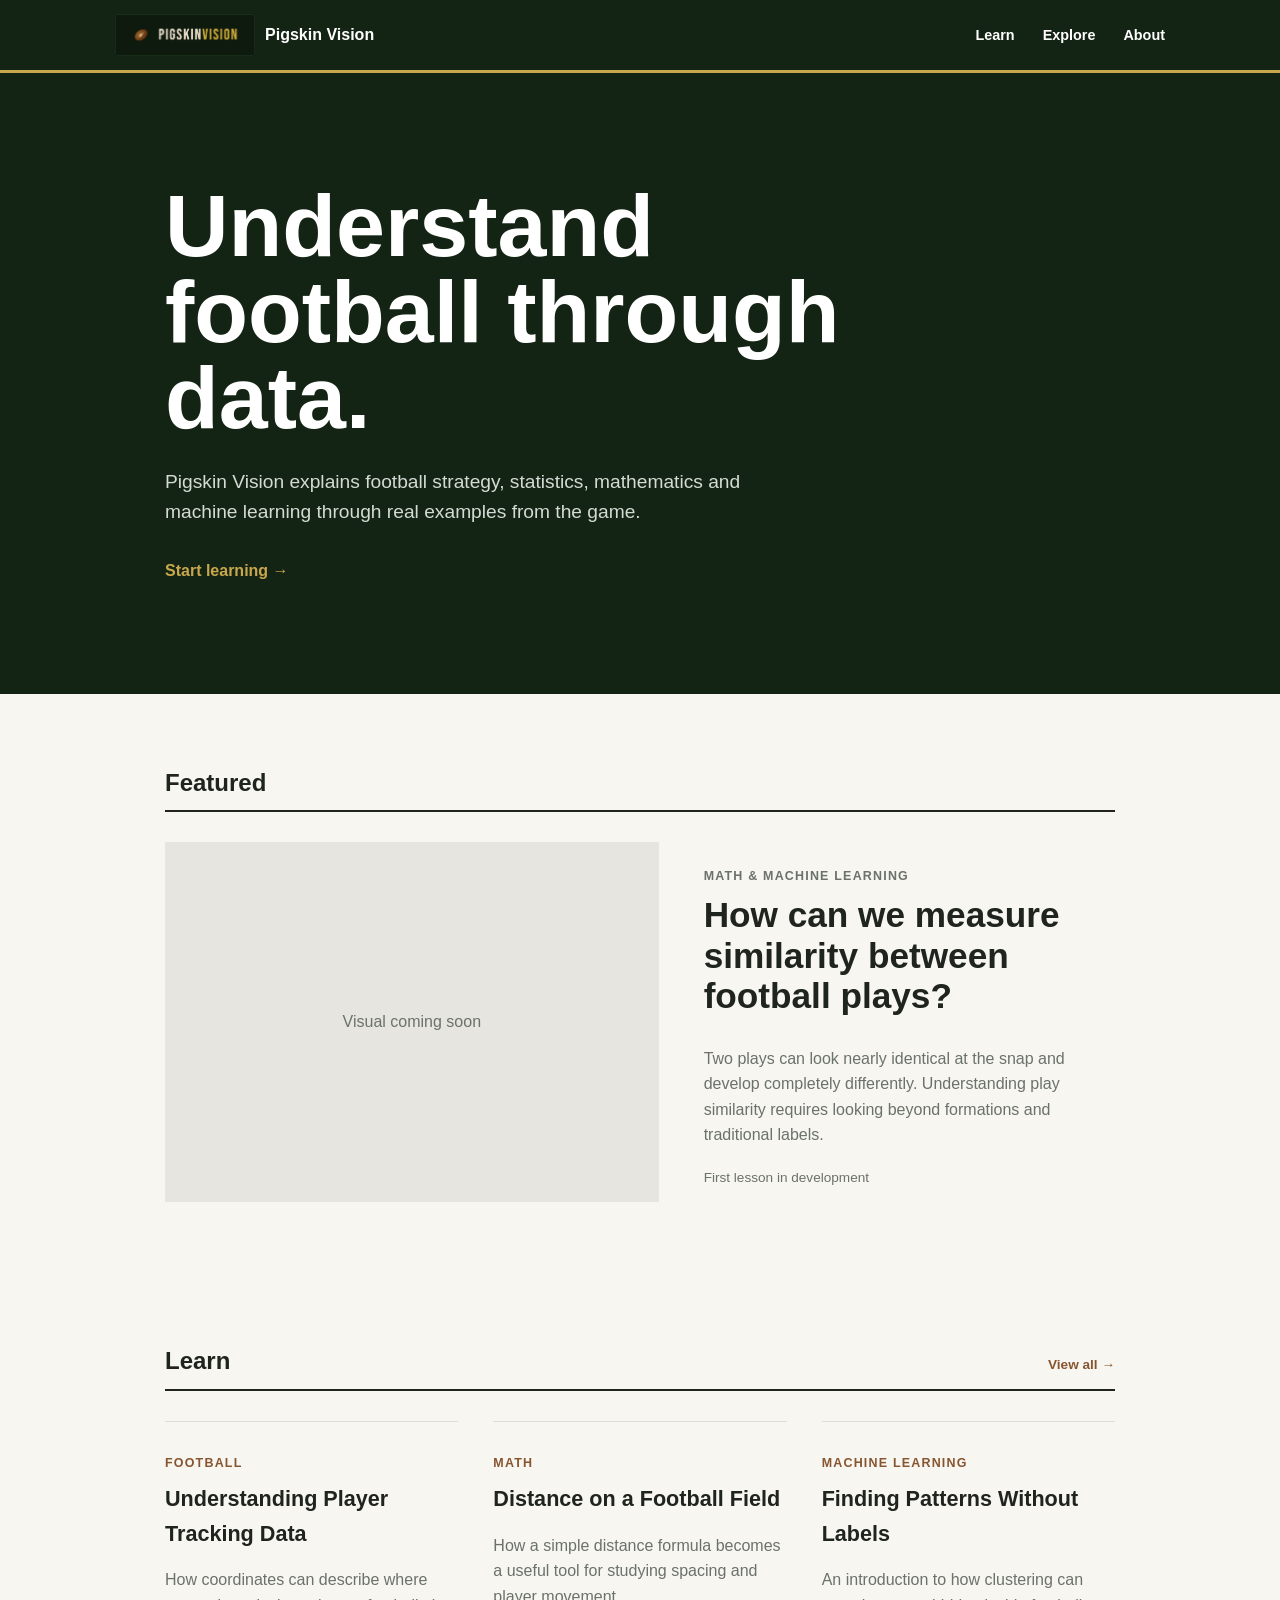
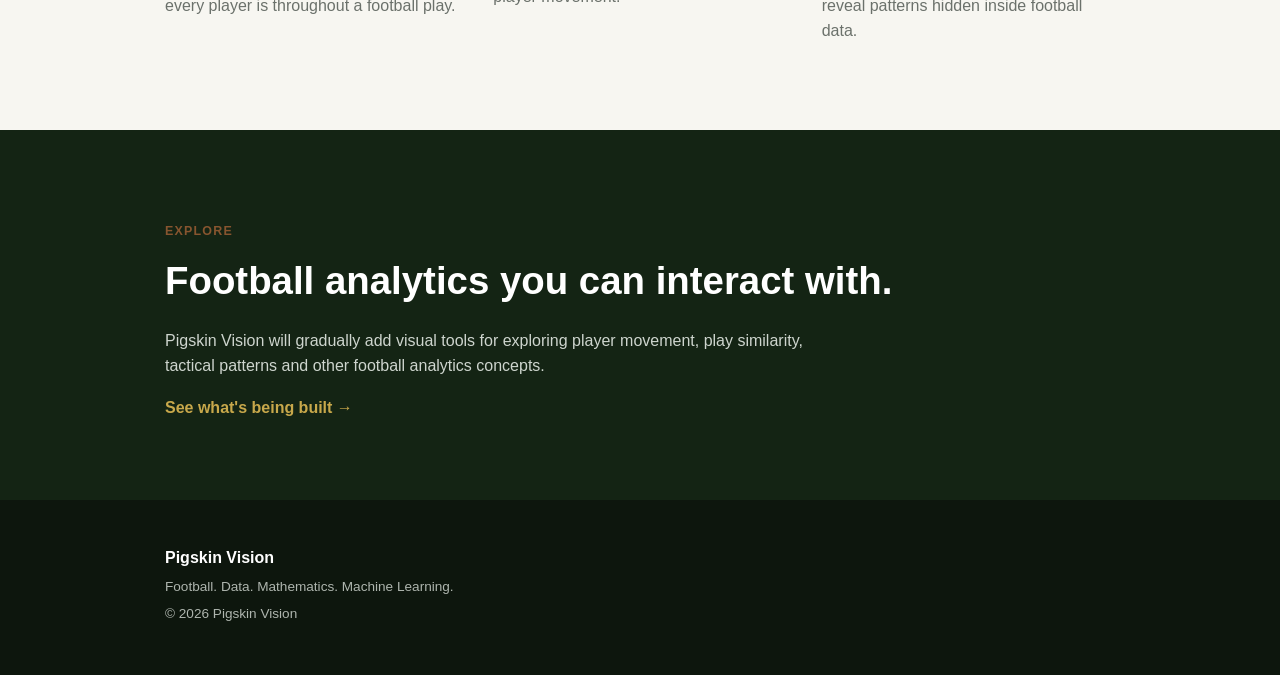
<file: index.html>
<!DOCTYPE html>
<html lang="en">
<head>
    <meta charset="UTF-8">
    <meta name="viewport" content="width=device-width, initial-scale=1.0">

    <title>Pigskin Vision</title>

    <meta
        name="description"
        content="Football strategy and analytics explained through data, mathematics and machine learning."
    >

    <link rel="stylesheet" href="style.css">
</head>

<body>

<header>
    <nav class="nav-container">

        <a href="index.html" class="brand">
            <img src="images/pvlogo.png" alt="Pigskin Vision">
            <span>Pigskin Vision</span>
        </a>

        <ul class="nav-links">
            <li><a href="learn.html">Learn</a></li>
            <li><a href="explore.html">Explore</a></li>
            <li><a href="about.html">About</a></li>
        </ul>

    </nav>
</header>


<main>

    <!-- INTRO -->

    <section class="intro">
        <div class="content">

            <h1>Understand football through data.</h1>

            <p>
                Pigskin Vision explains football strategy, statistics,
                mathematics and machine learning through real examples
                from the game.
            </p>

            <a href="learn.html" class="main-link">
                Start learning →
            </a>

        </div>
    </section>


    <!-- FEATURED -->

    <section class="content-section">

        <div class="section-title">
            <h2>Featured</h2>
        </div>

        <article class="featured-story">

            <div class="featured-visual">
                <span>Visual coming soon</span>
            </div>

            <div class="featured-text">

                <p class="category">Math & Machine Learning</p>

                <h2>
                    How can we measure similarity between football plays?
                </h2>

                <p>
                    Two plays can look nearly identical at the snap and
                    develop completely differently. Understanding play
                    similarity requires looking beyond formations and
                    traditional labels.
                </p>

                <span class="muted">First lesson in development</span>

            </div>

        </article>

    </section>


    <!-- LATEST -->

    <section class="content-section">

        <div class="section-title">
            <h2>Learn</h2>
            <a href="learn.html">View all →</a>
        </div>


        <div class="story-list">

            <article class="story">
                <p class="category">Football</p>

                <h3>Understanding Player Tracking Data</h3>

                <p>
                    How coordinates can describe where every player is
                    throughout a football play.
                </p>
            </article>


            <article class="story">
                <p class="category">Math</p>

                <h3>Distance on a Football Field</h3>

                <p>
                    How a simple distance formula becomes a useful tool
                    for studying spacing and player movement.
                </p>
            </article>


            <article class="story">
                <p class="category">Machine Learning</p>

                <h3>Finding Patterns Without Labels</h3>

                <p>
                    An introduction to how clustering can reveal patterns
                    hidden inside football data.
                </p>
            </article>

        </div>

    </section>


    <!-- EXPLORE -->

    <section class="explore-feature">

        <div class="content">

            <p class="category">Explore</p>

            <h2>Football analytics you can interact with.</h2>

            <p>
                Pigskin Vision will gradually add visual tools for exploring
                player movement, play similarity, tactical patterns and
                other football analytics concepts.
            </p>

            <a href="explore.html" class="light-link">
                See what's being built →
            </a>

        </div>

    </section>

</main>


<footer>

    <div class="footer-content">

        <strong>Pigskin Vision</strong>

        <p>
            Football. Data. Mathematics. Machine Learning.
        </p>

        <p>© 2026 Pigskin Vision</p>

    </div>

</footer>

</body>
</html>
</file>
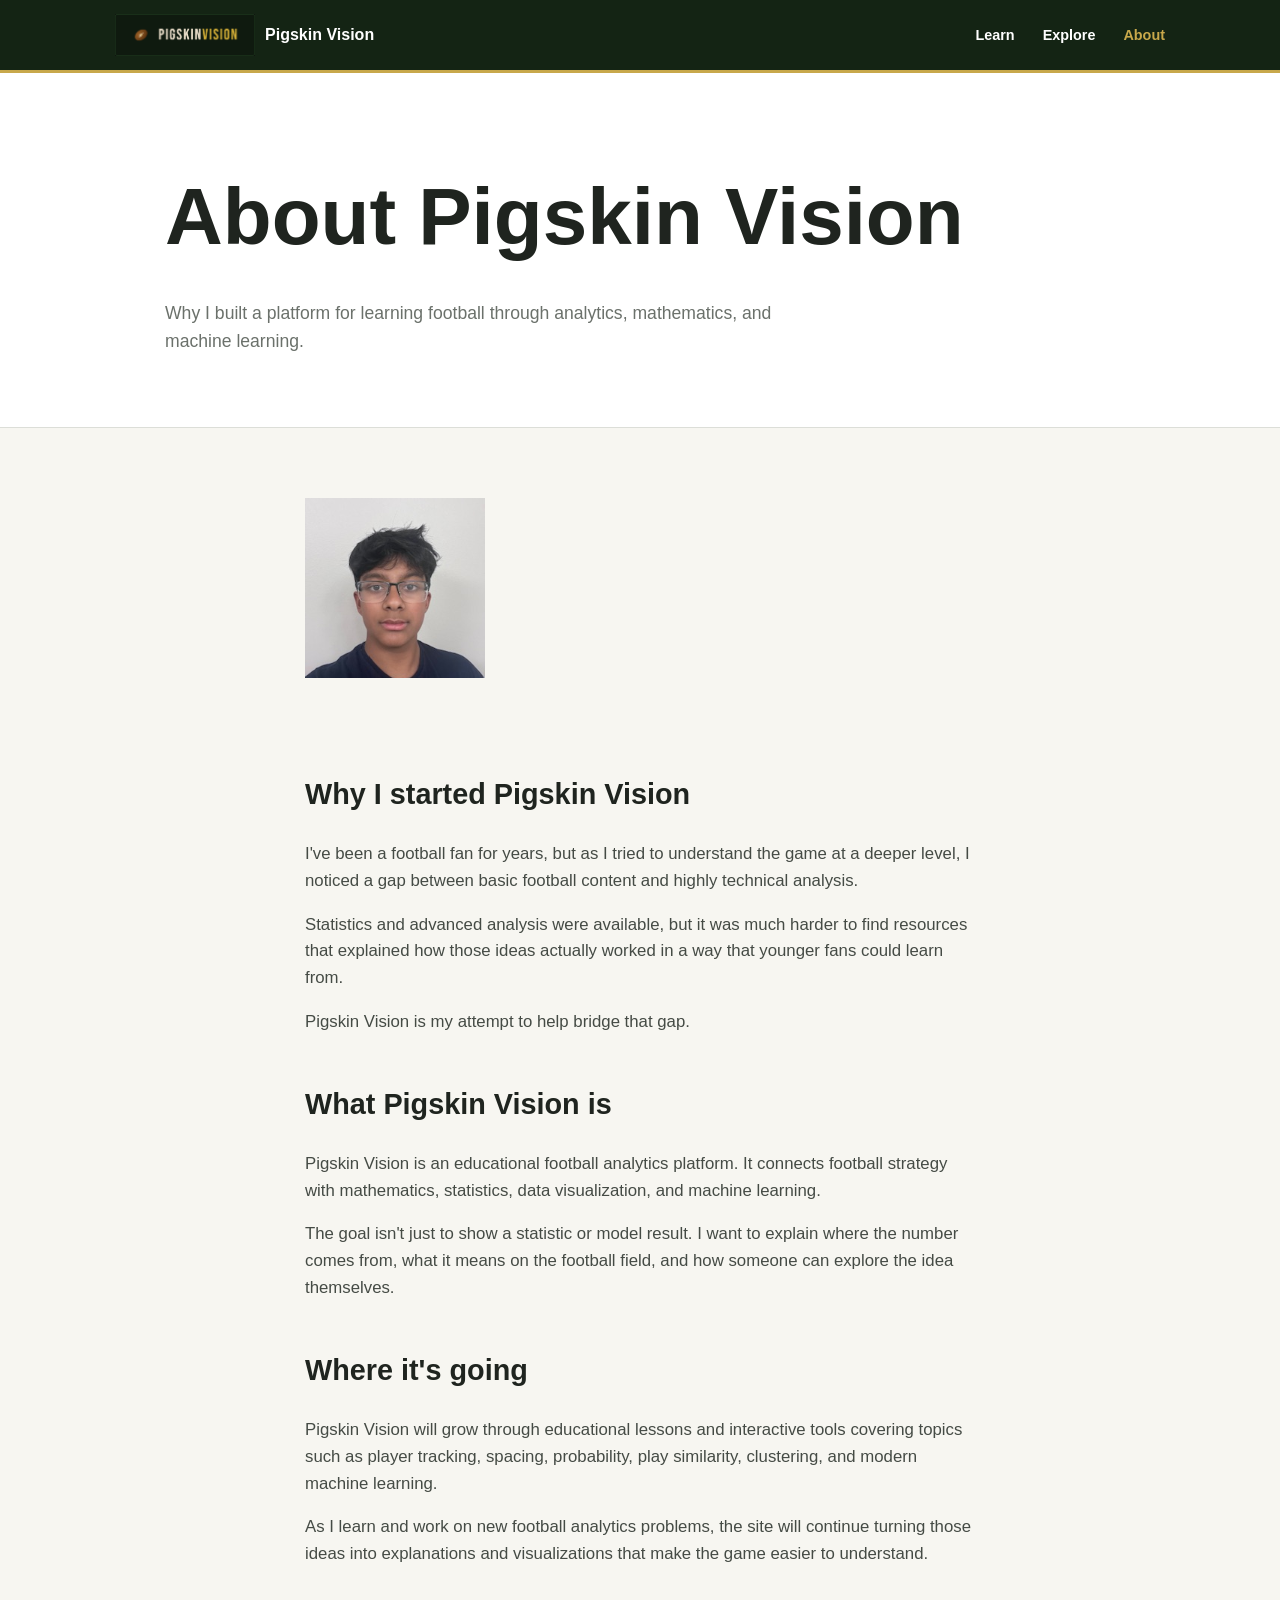
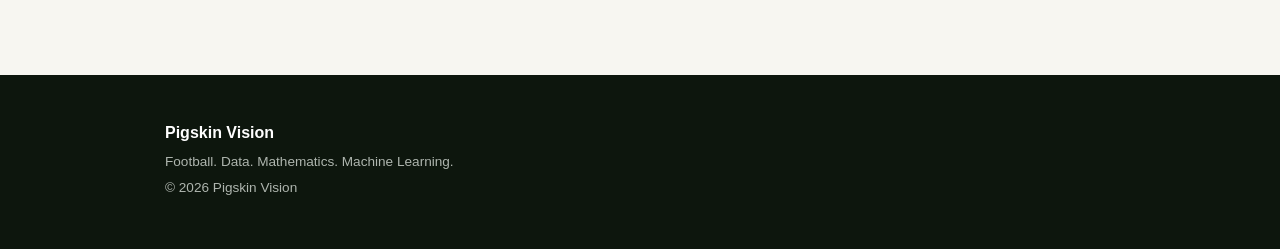
<file: about.html>
<!DOCTYPE html>
<html lang="en">
<head>
    <meta charset="UTF-8">
    <meta name="viewport" content="width=device-width, initial-scale=1.0">

    <title>About | Pigskin Vision</title>

    <meta
        name="description"
        content="Learn about Pigskin Vision and its mission to make football analytics easier to understand."
    >

    <link rel="stylesheet" href="style.css">
</head>

<body>

<header>
    <nav class="nav-container">

        <a href="index.html" class="brand">
            <img src="images/pvlogo.png" alt="Pigskin Vision">
            <span>Pigskin Vision</span>
        </a>

        <ul class="nav-links">
            <li><a href="learn.html">Learn</a></li>
            <li><a href="explore.html">Explore</a></li>
            <li><a href="about.html" class="active">About</a></li>
        </ul>

    </nav>
</header>


<main>

    <section class="page-header">
        <div class="content">

            <h1>About Pigskin Vision</h1>

            <p>
                Why I built a platform for learning football through
                analytics, mathematics, and machine learning.
            </p>

        </div>
    </section>


    <article class="about-article">

        <img
            src="images/pfp.jpeg"
            alt="Founder of Pigskin Vision"
            class="about-photo"
        >


        <h2>Why I started Pigskin Vision</h2>

        <p>
            I've been a football fan for years, but as I tried to understand
            the game at a deeper level, I noticed a gap between basic football
            content and highly technical analysis.
        </p>

        <p>
            Statistics and advanced analysis were available, but it was much
            harder to find resources that explained how those ideas actually
            worked in a way that younger fans could learn from.
        </p>

        <p>
            Pigskin Vision is my attempt to help bridge that gap.
        </p>


        <h2>What Pigskin Vision is</h2>

        <p>
            Pigskin Vision is an educational football analytics platform.
            It connects football strategy with mathematics, statistics,
            data visualization, and machine learning.
        </p>

        <p>
            The goal isn't just to show a statistic or model result. I want
            to explain where the number comes from, what it means on the
            football field, and how someone can explore the idea themselves.
        </p>


        <h2>Where it's going</h2>

        <p>
            Pigskin Vision will grow through educational lessons and
            interactive tools covering topics such as player tracking,
            spacing, probability, play similarity, clustering, and modern
            machine learning.
        </p>

        <p>
            As I learn and work on new football analytics problems, the site
            will continue turning those ideas into explanations and
            visualizations that make the game easier to understand.
        </p>

    </article>

</main>


<footer>

    <div class="footer-content">

        <strong>Pigskin Vision</strong>

        <p>
            Football. Data. Mathematics. Machine Learning.
        </p>

        <p>© 2026 Pigskin Vision</p>

    </div>

</footer>

</body>
</html>
</file>
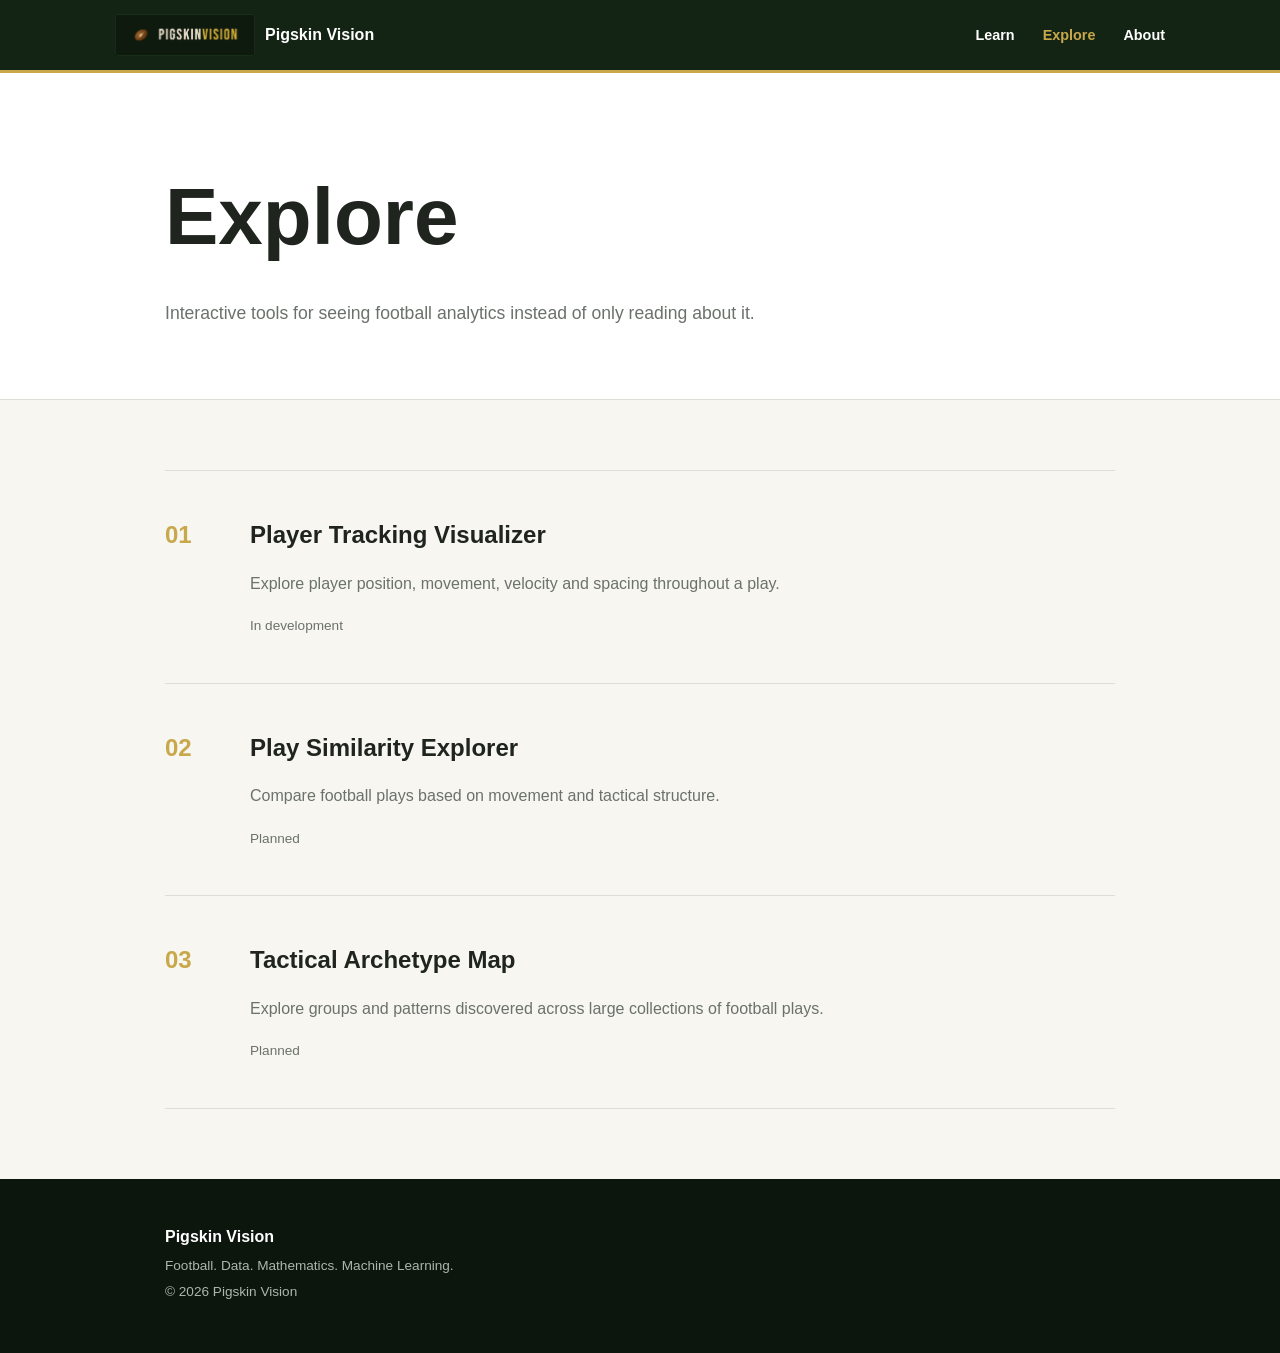
<file: explore.html>
<!DOCTYPE html>
<html lang="en">
<head>
    <meta charset="UTF-8">
    <meta name="viewport" content="width=device-width, initial-scale=1.0">

    <title>Explore | Pigskin Vision</title>

    <link rel="stylesheet" href="style.css">
</head>

<body>

<header>
    <nav class="nav-container">

        <a href="index.html" class="brand">
            <img src="images/pvlogo.png" alt="Pigskin Vision">
            <span>Pigskin Vision</span>
        </a>

        <ul class="nav-links">
            <li><a href="learn.html">Learn</a></li>
            <li><a href="explore.html" class="active">Explore</a></li>
            <li><a href="about.html">About</a></li>
        </ul>

    </nav>
</header>


<main>

    <section class="page-header">
        <div class="content">

            <h1>Explore</h1>

            <p>
                Interactive tools for seeing football analytics
                instead of only reading about it.
            </p>

        </div>
    </section>


    <section class="content-section">

        <div class="tool-row">

            <span class="tool-number">01</span>

            <div>
                <h2>Player Tracking Visualizer</h2>

                <p>
                    Explore player position, movement, velocity
                    and spacing throughout a play.
                </p>

                <span class="muted">In development</span>
            </div>

        </div>


        <div class="tool-row">

            <span class="tool-number">02</span>

            <div>
                <h2>Play Similarity Explorer</h2>

                <p>
                    Compare football plays based on movement and
                    tactical structure.
                </p>

                <span class="muted">Planned</span>
            </div>

        </div>


        <div class="tool-row">

            <span class="tool-number">03</span>

            <div>
                <h2>Tactical Archetype Map</h2>

                <p>
                    Explore groups and patterns discovered across
                    large collections of football plays.
                </p>

                <span class="muted">Planned</span>
            </div>

        </div>

    </section>

</main>


<footer>

    <div class="footer-content">
        <strong>Pigskin Vision</strong>
        <p>Football. Data. Mathematics. Machine Learning.</p>
        <p>© 2026 Pigskin Vision</p>
    </div>

</footer>

</body>
</html>
</file>
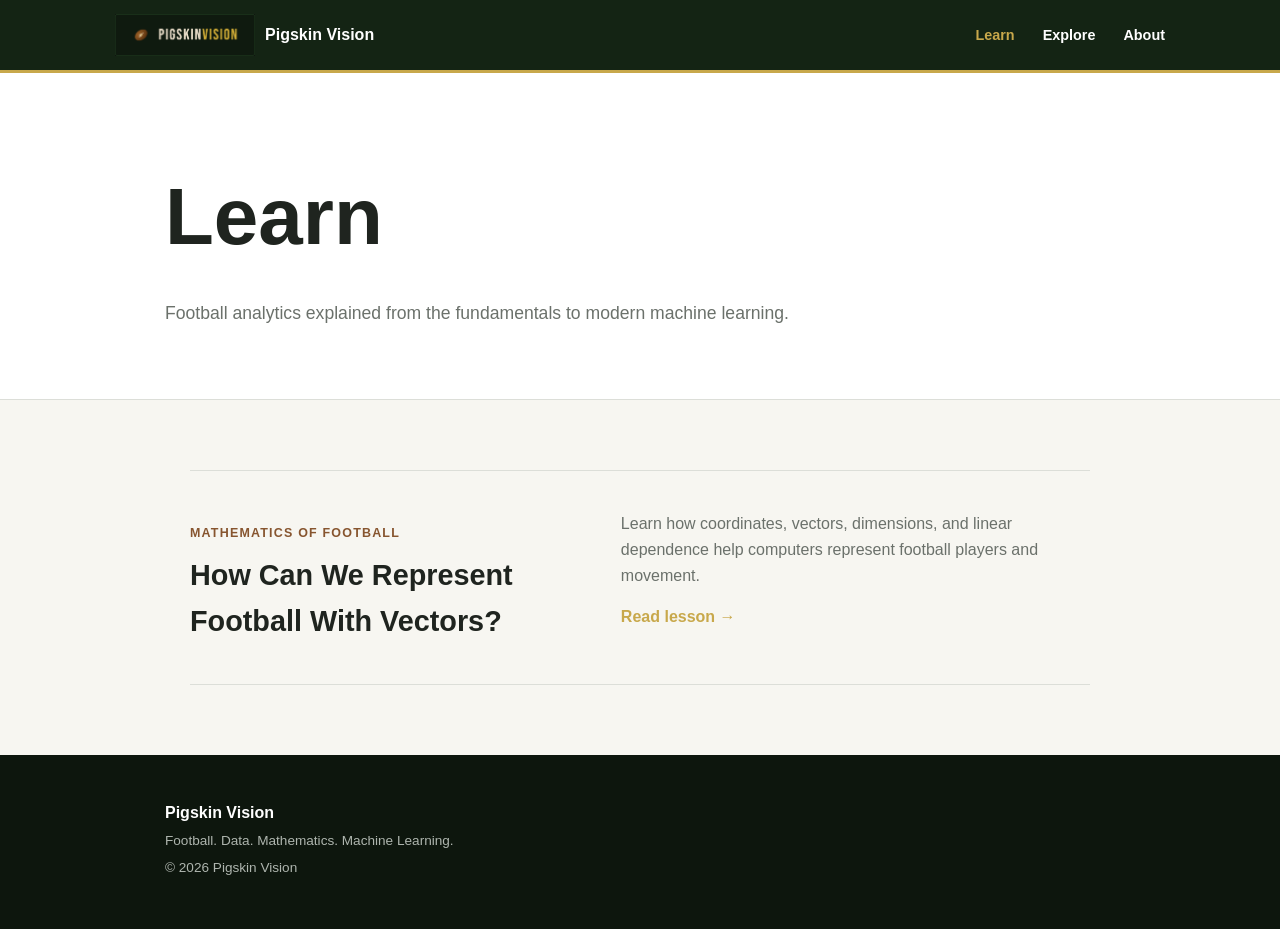
<file: learn.html>
<!DOCTYPE html>
<html lang="en">
<head>
    <meta charset="UTF-8">
    <meta name="viewport" content="width=device-width, initial-scale=1.0">

    <title>Learn | Pigskin Vision</title>

    <link rel="stylesheet" href="style.css">
</head>

<body>

<header>
    <nav class="nav-container">

        <a href="index.html" class="brand">
            <img src="images/pvlogo.png" alt="Pigskin Vision">
            <span>Pigskin Vision</span>
        </a>

        <ul class="nav-links">
            <li><a href="learn.html" class="active">Learn</a></li>
            <li><a href="explore.html">Explore</a></li>
            <li><a href="about.html">About</a></li>
        </ul>

    </nav>
</header>


<main>

    <section class="page-header">
        <div class="content">

            <h1>Learn</h1>

            <p>
                Football analytics explained from the fundamentals
                to modern machine learning.
            </p>

        </div>
    </section>


    <section class="content-section">

    <div class="content">

        <!-- NEW ARTICLE -->
        <div class="article-row">

            <div>
                <p class="category">Mathematics of Football</p>

                <h2>
                    How Can We Represent Football With Vectors?
                </h2>
            </div>

                <div class="article-description">

                    <p>
                    Learn how coordinates, vectors, dimensions, and linear dependence
                    help computers represent football players and movement.
                    </p>

                    <a href="vectors-football.html" class="main-link">
                    Read lesson →
                    </a>

                </div>

            </div>


        <!-- your other article rows below -->

    </div>

    </section>

</main>


<footer>

    <div class="footer-content">
        <strong>Pigskin Vision</strong>
        <p>Football. Data. Mathematics. Machine Learning.</p>
        <p>© 2026 Pigskin Vision</p>
    </div>

</footer>

</body>
</html>
</file>
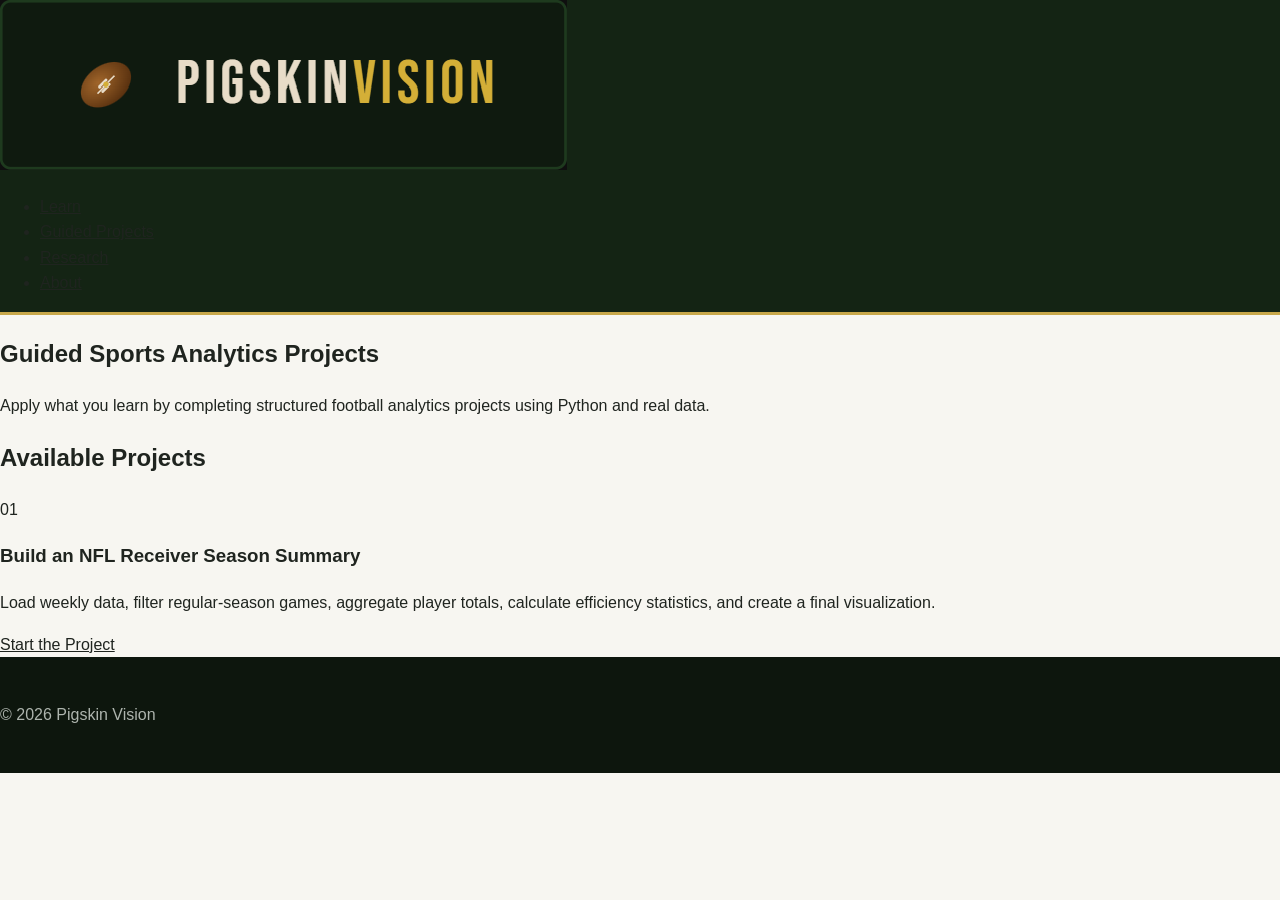
<file: projects.html>
<!DOCTYPE html>
<html lang="en">
<head>
    <meta charset="UTF-8">
    <meta name="viewport" content="width=device-width, initial-scale=1.0">

    <title>Guided Projects | Pigskin Vision</title>

    <link rel="stylesheet" href="style.css">
</head>

<body>
    <header>
        <nav>
            <a href="index.html" class="logo-link">
                <img
                    src="images/pvlogo.png"
                    alt="Pigskin Vision logo"
                    class="nav-logo"
                >
            </a>

            <ul>
                <li><a href="learn.html">Learn</a></li>
                <li><a href="projects.html">Guided Projects</a></li>
                <li><a href="research.html">Research</a></li>
                <li><a href="about.html">About</a></li>
            </ul>
        </nav>
    </header>

    <main class="container">
        <section class="platform-box">
            <h1>Guided Sports Analytics Projects</h1>

            <p>
                Apply what you learn by completing structured football
                analytics projects using Python and real data.
            </p>
        </section>

        <section>
            <h2>Available Projects</h2>

            <article class="article-preview-card">
                <div class="preview-image">
                    01
                </div>

                <div class="preview-content">
                    <h3>Build an NFL Receiver Season Summary</h3>

                    <p class="spaced">
                        Load weekly data, filter regular-season games,
                        aggregate player totals, calculate efficiency
                        statistics, and create a final visualization.
                    </p>

                    <a
                        href="projects/receiver-season-summary.html"
                        class="btn-action"
                    >
                        Start the Project
                    </a>
                </div>
            </article>
        </section>
    </main>

    <footer>
        © 2026 Pigskin Vision
    </footer>
</body>
</html>
</file>
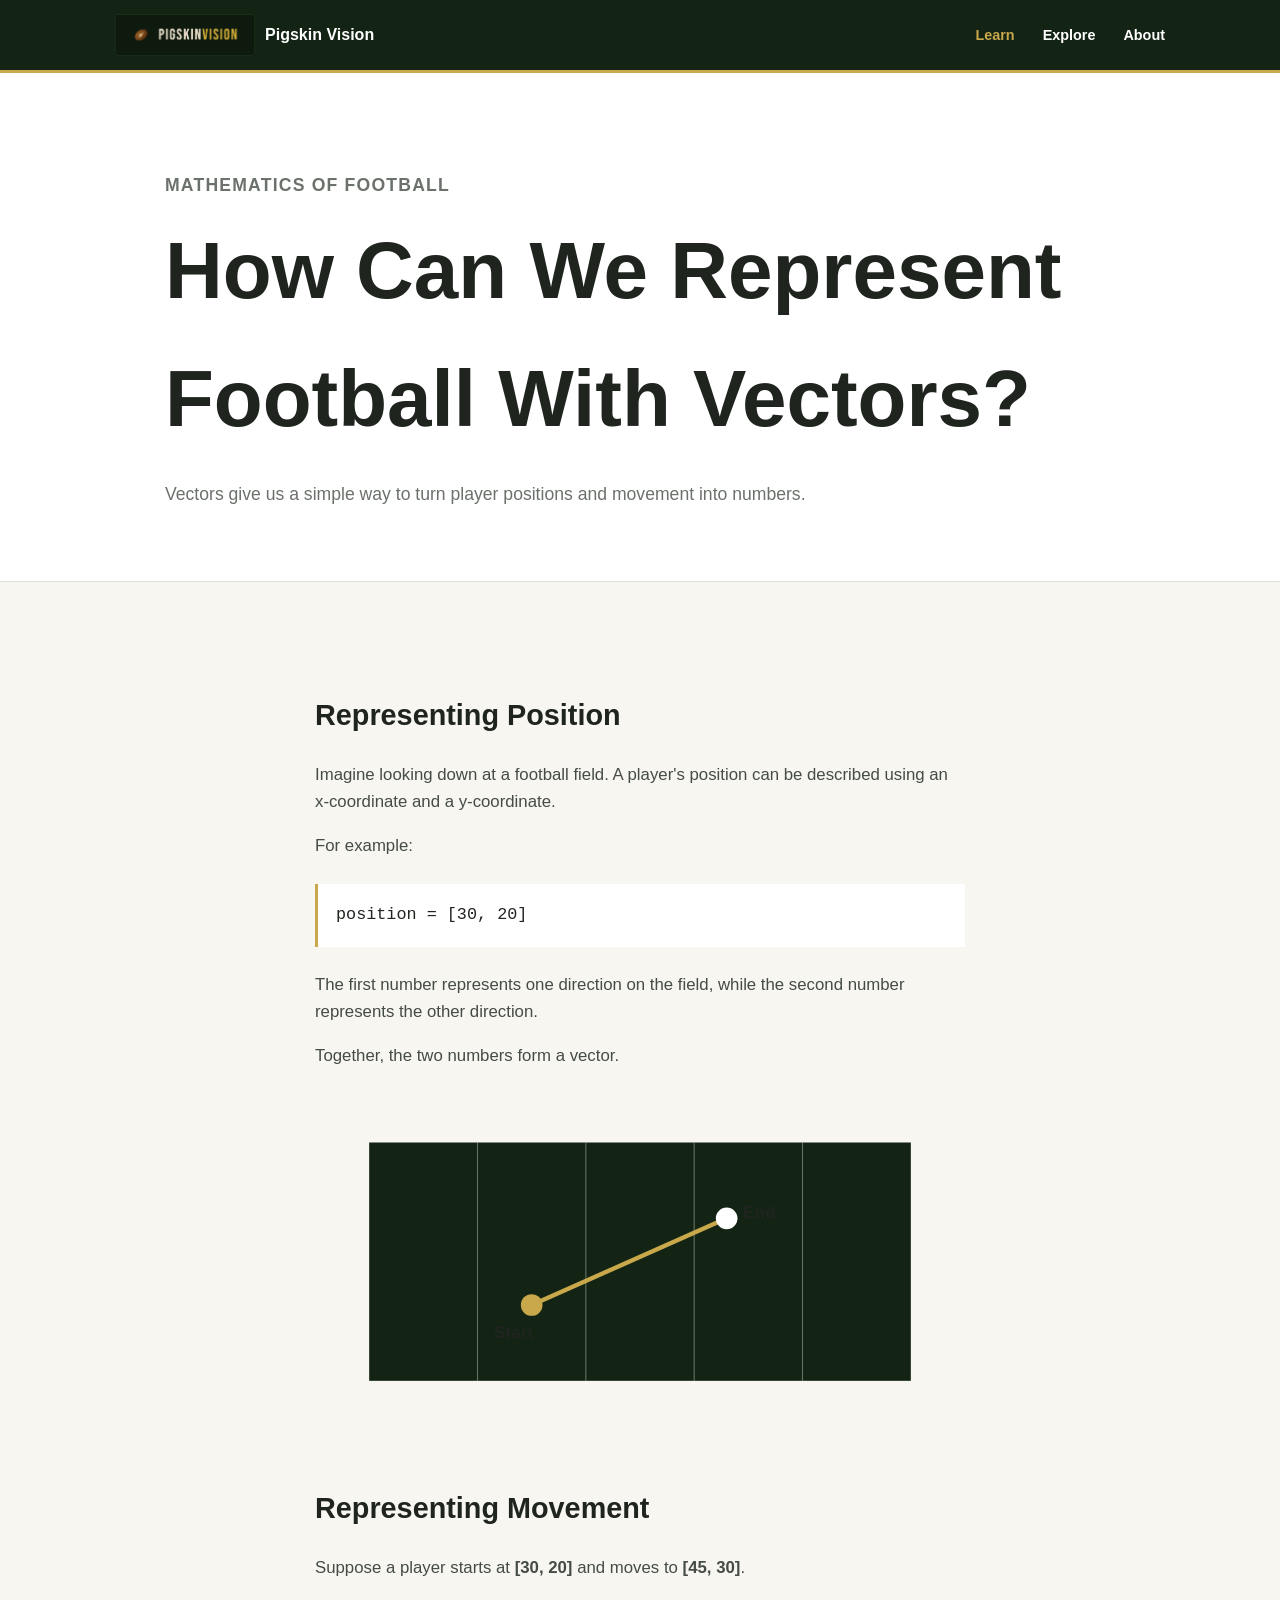
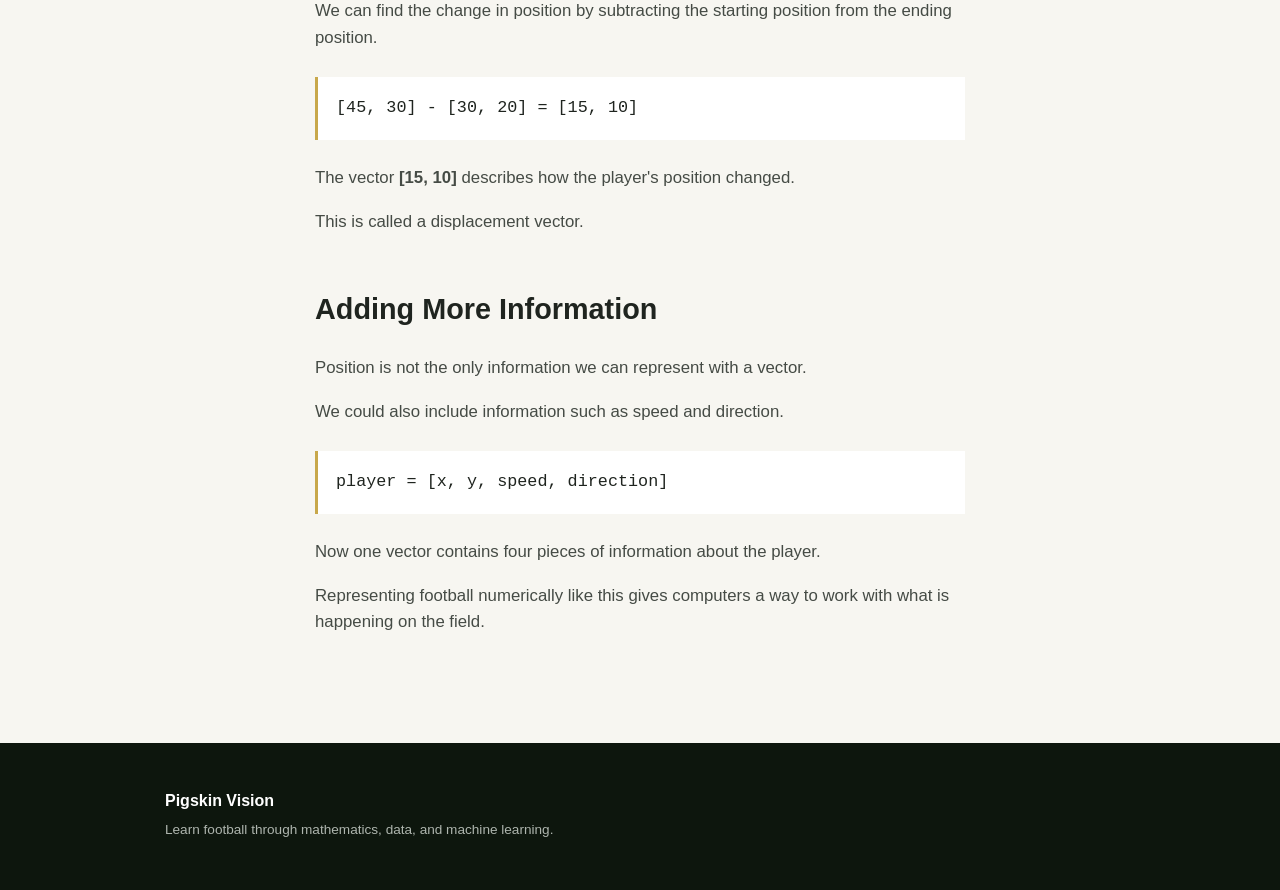
<file: vectors-football.html>
<!DOCTYPE html>

<html lang="en">

<head>

    <meta charset="UTF-8">

    <meta
        name="viewport"
        content="width=device-width, initial-scale=1.0"
    >

    <title>
        Football With Vectors | Pigskin Vision
    </title>

    <link
        rel="stylesheet"
        href="style.css"
    >

</head>


<body>


    <!-- NAVIGATION -->

    <header>

        <div class="nav-container">

            <a
                href="index.html"
                class="brand"
            >

                <img
                    src="images/pvlogo.png"
                    alt="Pigskin Vision logo"
                >

                <span>
                    Pigskin Vision
                </span>

            </a>


            <ul class="nav-links">

                <li>
                    <a
                        href="learn.html"
                        class="active"
                    >
                        Learn
                    </a>
                </li>

                <li>
                    <a href="explore.html">
                        Explore
                    </a>
                </li>

                <li>
                    <a href="about.html">
                        About
                    </a>
                </li>

            </ul>

        </div>

    </header>



    <!-- PAGE TITLE -->

    <section class="page-header">

        <div class="content">

            <p class="category">
                Mathematics of Football
            </p>

            <h1>
                How Can We Represent Football With Vectors?
            </h1>

            <p>
                Vectors give us a simple way to turn player positions
                and movement into numbers.
            </p>

        </div>

    </section>



    <!-- LESSON -->

    <main class="lesson-article">


        <!-- POSITION -->

        <h2>
            Representing Position
        </h2>

        <p>
            Imagine looking down at a football field.
            A player's position can be described using an
            x-coordinate and a y-coordinate.
        </p>

        <p>
            For example:
        </p>


        <div class="equation">
            position = [30, 20]
        </div>


        <p>
            The first number represents one direction on the field,
            while the second number represents the other direction.
        </p>

        <p>
            Together, the two numbers form a vector.
        </p>



        <!-- SIMPLE VISUAL -->

        <div class="field-visual">

            <svg viewBox="0 0 600 300">


                <!-- FIELD -->

                <rect
                    x="50"
                    y="30"
                    width="500"
                    height="220"
                    class="football-field"
                />


                <!-- YARD LINES -->

                <line
                    x1="150"
                    y1="30"
                    x2="150"
                    y2="250"
                    class="yard-line"
                />

                <line
                    x1="250"
                    y1="30"
                    x2="250"
                    y2="250"
                    class="yard-line"
                />

                <line
                    x1="350"
                    y1="30"
                    x2="350"
                    y2="250"
                    class="yard-line"
                />

                <line
                    x1="450"
                    y1="30"
                    x2="450"
                    y2="250"
                    class="yard-line"
                />


                <!-- MOVEMENT -->

                <line
                    x1="200"
                    y1="180"
                    x2="380"
                    y2="100"
                    class="movement-line"
                />


                <!-- STARTING POSITION -->

                <circle
                    cx="200"
                    cy="180"
                    r="10"
                    class="start-point"
                />


                <!-- ENDING POSITION -->

                <circle
                    cx="380"
                    cy="100"
                    r="10"
                    class="end-point"
                />


                <!-- LABELS -->

                <text
                    x="165"
                    y="210"
                    class="field-label"
                >
                    Start
                </text>

                <text
                    x="395"
                    y="100"
                    class="field-label"
                >
                    End
                </text>


            </svg>

        </div>



        <!-- MOVEMENT -->

        <h2>
            Representing Movement
        </h2>

        <p>
            Suppose a player starts at
            <strong>[30, 20]</strong>
            and moves to
            <strong>[45, 30]</strong>.
        </p>

        <p>
            We can find the change in position by subtracting
            the starting position from the ending position.
        </p>


        <div class="equation">
            [45, 30] - [30, 20] = [15, 10]
        </div>


        <p>
            The vector
            <strong>[15, 10]</strong>
            describes how the player's position changed.
        </p>

        <p>
            This is called a displacement vector.
        </p>



        <!-- MORE FEATURES -->

        <h2>
            Adding More Information
        </h2>

        <p>
            Position is not the only information we can represent
            with a vector.
        </p>

        <p>
            We could also include information such as speed and
            direction.
        </p>


        <div class="equation">
            player = [x, y, speed, direction]
        </div>


        <p>
            Now one vector contains four pieces of information
            about the player.
        </p>

        <p>
            Representing football numerically like this gives
            computers a way to work with what is happening on
            the field.
        </p>


    </main>



    <!-- FOOTER -->

    <footer>

        <div class="footer-content">

            <strong>
                Pigskin Vision
            </strong>

            <p>
                Learn football through mathematics, data,
                and machine learning.
            </p>

        </div>

    </footer>


</body>

</html>
</file>
<file: style.css>
:root {
    --green: #142414;
    --gold: #c8a84b;
    --brown: #87552f;

    --background: #f7f6f1;
    --white: #ffffff;

    --text: #1f241f;
    --muted: #6b716b;
    --border: #dcded8;
}


/* RESET */

* {
    box-sizing: border-box;
}

body {
    margin: 0;

    font-family: Arial, Helvetica, sans-serif;

    color: var(--text);
    background: var(--background);

    line-height: 1.6;
}

a {
    color: inherit;
}

img {
    max-width: 100%;
}


/* NAVIGATION */

header {
    background: var(--green);
    border-bottom: 3px solid var(--gold);
}

.nav-container {
    max-width: 1100px;

    margin: auto;
    padding: 14px 25px;

    display: flex;
    align-items: center;
    justify-content: space-between;
}

.brand {
    display: flex;
    align-items: center;
    gap: 10px;

    color: white;

    font-weight: bold;
    text-decoration: none;
}

.brand img {
    height: 42px;
}

.nav-links {
    display: flex;
    gap: 28px;

    margin: 0;
    padding: 0;

    list-style: none;
}

.nav-links a {
    color: white;

    font-size: 0.9rem;
    font-weight: bold;

    text-decoration: none;
}

.nav-links a:hover,
.nav-links .active {
    color: var(--gold);
}


/* GENERAL */

.content,
.content-section,
.about-article {
    max-width: 1000px;

    margin: auto;

    padding-left: 25px;
    padding-right: 25px;
}

.content-section {
    padding-top: 70px;
    padding-bottom: 70px;
}

.category {
    margin-bottom: 8px;

    color: var(--brown);

    font-size: 0.78rem;
    font-weight: bold;

    text-transform: uppercase;
    letter-spacing: 1.2px;
}

.muted {
    color: var(--muted);
    font-size: 0.85rem;
}


/* INTRO */

.intro {
    padding: 110px 0;

    background: var(--green);
    color: white;
}

.intro .content {
    max-width: 1000px;
}

.intro h1 {
    max-width: 750px;

    margin: 0 0 25px;

    font-size: clamp(3rem, 7vw, 5.5rem);
    line-height: 0.98;
}

.intro p {
    max-width: 650px;

    margin-bottom: 30px;

    color: #d4dbd4;

    font-size: 1.2rem;
}

.main-link,
.light-link {
    color: var(--gold);

    font-weight: bold;
    text-decoration: none;
}


/* SECTION TITLE */

.section-title {
    margin-bottom: 30px;

    display: flex;
    align-items: baseline;
    justify-content: space-between;

    border-bottom: 2px solid var(--text);
}

.section-title h2 {
    margin: 0 0 8px;
}

.section-title a {
    color: var(--brown);

    font-size: 0.85rem;
    font-weight: bold;

    text-decoration: none;
}


/* FEATURED ARTICLE */

.featured-story {
    display: grid;

    grid-template-columns: 1.2fr 1fr;

    gap: 45px;
    align-items: center;
}

.featured-visual {
    min-height: 360px;

    display: flex;
    align-items: center;
    justify-content: center;

    background: #e6e5df;

    color: var(--muted);
}

.featured-text h2 {
    margin-top: 0;

    font-size: 2.2rem;
    line-height: 1.15;
}

.featured-text p {
    color: var(--muted);
}


/* STORY LIST */

.story-list {
    display: grid;

    grid-template-columns: repeat(3, 1fr);

    gap: 35px;
}

.story {
    border-top: 1px solid var(--border);

    padding-top: 20px;
}

.story h3 {
    margin: 8px 0 12px;

    font-size: 1.35rem;
}

.story p:not(.category) {
    color: var(--muted);
}


/* EXPLORE FEATURE */

.explore-feature {
    padding: 80px 0;

    background: var(--green);
    color: white;
}

.explore-feature h2 {
    margin: 5px 0 15px;

    font-size: 2.4rem;
}

.explore-feature p:not(.category) {
    max-width: 650px;

    color: #ced5ce;
}


/* PAGE HEADER */

.page-header {
    padding: 80px 0 55px;

    background: white;

    border-bottom: 1px solid var(--border);
}

.page-header h1 {
    margin: 0 0 12px;

    font-size: clamp(3rem, 7vw, 5rem);
}

.page-header p {
    max-width: 650px;

    color: var(--muted);

    font-size: 1.1rem;
}


/* LEARN */

.article-row {
    padding: 40px 0;

    display: grid;

    grid-template-columns: 1fr 1.3fr;

    gap: 70px;

    border-bottom: 1px solid var(--border);
}

.article-row:first-child {
    border-top: 1px solid var(--border);
}

.article-row h2 {
    margin: 0;

    font-size: 1.8rem;
}

.article-description p {
    margin-top: 0;

    color: var(--muted);
}


/* TOOLS */

.tool-row {
    padding: 45px 0;

    display: grid;

    grid-template-columns: 60px 1fr;

    gap: 25px;

    border-bottom: 1px solid var(--border);
}

.tool-row:first-child {
    border-top: 1px solid var(--border);
}

.tool-number {
    color: var(--gold);

    font-size: 1.5rem;
    font-weight: bold;
}

.tool-row h2 {
    margin: 0 0 10px;
}

.tool-row p {
    max-width: 600px;

    color: var(--muted);
}


/* ABOUT */

.about-article {
    max-width: 720px;

    padding-top: 70px;
    padding-bottom: 90px;
}

.about-photo {
    width: 180px;
    height: 180px;

    margin-bottom: 40px;

    object-fit: cover;
}

.about-article h2 {
    margin-top: 45px;

    font-size: 1.8rem;
}

.about-article p {
    color: #454b45;

    font-size: 1.05rem;
}


/* VECTOR LESSON */

.lesson-article {
    max-width: 700px;

    margin: auto;
    padding: 60px 25px 90px;
}

.lesson-article h2 {
    margin-top: 50px;

    font-size: 1.8rem;
}

.lesson-article p {
    color: #454b45;

    font-size: 1.05rem;
}


/* EQUATIONS */

.equation {
    margin: 25px 0;
    padding: 18px;

    background: white;

    border-left: 3px solid var(--gold);

    font-family: monospace;
    font-size: 1.05rem;
}


/* FOOTBALL FIELD VISUAL */

.field-visual {
    margin: 40px 0;
}

.field-visual svg {
    width: 100%;
    height: auto;

    display: block;
}

.football-field {
    fill: var(--green);
}

.yard-line {
    stroke: white;

    opacity: 0.35;
}

.start-point {
    fill: var(--gold);
}

.end-point {
    fill: white;
}

.movement-line {
    stroke: var(--gold);

    stroke-width: 4;
}

.field-label {
    fill: var(--text);

    font-size: 16px;
    font-weight: bold;
}


/* FOOTER */

footer {
    padding: 45px 0;

    background: #0d160d;

    color: #aeb5ae;
}

.footer-content {
    max-width: 1000px;

    margin: auto;
    padding: 0 25px;
}

.footer-content strong {
    color: white;
}

.footer-content p {
    margin: 5px 0;

    font-size: 0.85rem;
}


/* MOBILE */

@media (max-width: 750px) {

    .nav-container {
        flex-direction: column;
        gap: 12px;
    }

    .featured-story,
    .article-row {
        grid-template-columns: 1fr;
        gap: 25px;
    }

    .story-list {
        grid-template-columns: 1fr;
    }

    .featured-visual {
        min-height: 240px;
    }

    .intro {
        padding: 75px 0;
    }

    .lesson-article {
        padding-top: 40px;
    }

}
</file>
